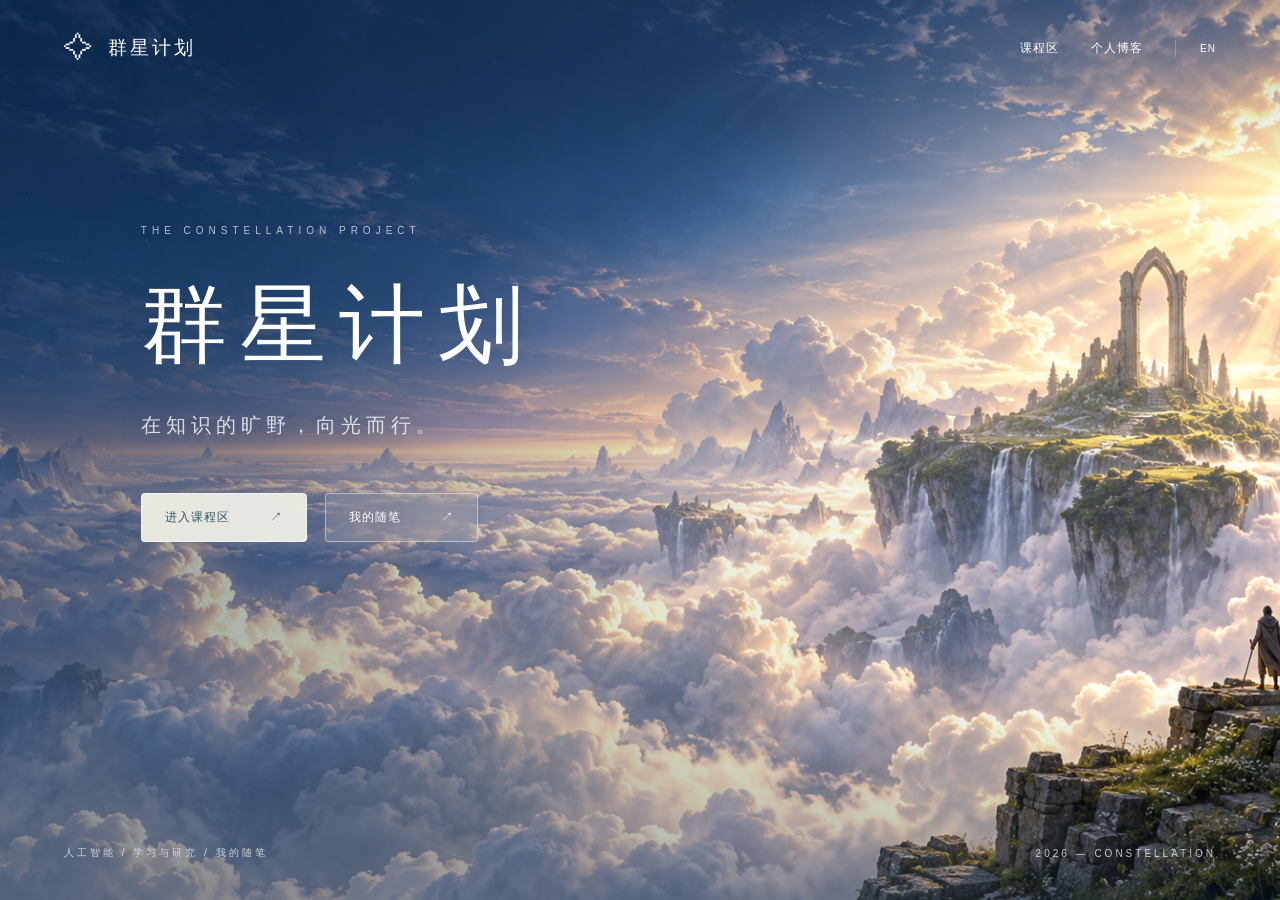
<file: index.html>
<!doctype html><html lang="zh-CN"><head><meta charset="utf-8"><meta name="viewport" content="width=device-width,initial-scale=1"><meta name="description" content="群星计划 · 人工智能课程与个人博客"><title>群星计划 · Constellation</title><link rel="preload" href="assets/dawn-clouds.png" as="image"><link rel="stylesheet" href="style.css?v=3"><script defer src="landing.js?v=3"></script></head><body><header><a class="brand" href="./"><span class="brand-star">✧</span><span data-zh="群星计划" data-en="Constellation">群星计划</span></a><nav><a data-route="courses" href="zh/courses/" data-zh="课程区" data-en="Courses">课程区</a><a data-route="blog" href="zh/blog/" data-zh="个人博客" data-en="Blog">个人博客</a><button id="language" aria-label="Switch language">EN</button></nav></header><main><section class="hero"><div class="hero-art"></div><div class="hero-shade"></div><div class="light-bloom"></div><div class="mist"></div><div class="fireflies" aria-hidden="true"><i style="--i:1;left:20%;top:65%"></i><i style="--i:2;left:45%;top:50%"></i><i style="--i:3;left:31%;top:75%"></i><i style="--i:4;left:67%;top:42%"></i><i style="--i:5;left:56%;top:68%"></i></div><div class="hero-copy"><p class="hero-kicker">THE CONSTELLATION PROJECT</p><h1 data-zh="群星计划" data-en="Constellation">群星计划</h1><p class="hero-sub" data-zh="在知识的旷野，向光而行。" data-en="Through fields of knowledge, toward the light.">在知识的旷野，向光而行。</p><div class="hero-actions"><a data-route="courses" href="zh/courses/"><span data-zh="进入课程区" data-en="Explore courses">进入课程区</span><span>↗</span></a><a data-route="blog" href="zh/blog/"><span data-zh="我的随笔" data-en="Field notes">我的随笔</span><span>↗</span></a></div></div><div class="hero-bottom"><span data-zh="人工智能 / 学习与研究 / 我的随笔" data-en="ARTIFICIAL INTELLIGENCE / RESEARCH / FIELD NOTES">人工智能 / 学习与研究 / 我的随笔</span><span>2026 — CONSTELLATION</span></div></section></main></body></html>
</file>
<file: style.css>
:root{--ink:#293e48;--muted:#869299;--paper:#fafbf9;--line:#e5e9e7;--serif:'Noto Serif SC','Source Han Serif SC','Songti SC',SimSun,Georgia,serif;--accent:#507b8a}*{box-sizing:border-box}html{scroll-behavior:smooth;scroll-padding-top:30px}body{margin:0;background:var(--paper);color:var(--ink);font-family:Inter,-apple-system,BlinkMacSystemFont,'Segoe UI','Microsoft YaHei',sans-serif;font-size:14px}a{color:inherit;text-decoration:none}button,input,select,textarea{font:inherit}button,a{touch-action:manipulation}button{cursor:pointer}button{border:0;background:transparent;color:inherit}header{height:96px;display:flex;align-items:center;justify-content:space-between;padding:0 5%;position:absolute;top:0;left:0;right:0;z-index:3;color:#fff}body.reading header{position:relative;color:var(--ink);border-bottom:1px solid var(--line);height:82px}.brand{display:flex;align-items:center;gap:12px;letter-spacing:3px;font-family:var(--serif);font-size:19px}.brand-star{font-size:29px;font-family:Georgia,serif}nav{display:flex;align-items:center;gap:32px;font-size:12px;letter-spacing:1px}nav a{transition:opacity .2s}nav a:hover{opacity:.7}#language{font-size:10px;letter-spacing:1px;border-left:1px solid #ffffff40;padding:3px 0 3px 24px}.studio-link{display:flex;gap:10px;align-items:center;padding:12px 18px;border:1px solid #ffffff55;border-radius:5px;backdrop-filter:blur(10px);background:#ffffff0b}body.reading .studio-link{border-color:var(--line)}body.reading #language{border-color:var(--line)}.hero{height:100svh;min-height:720px;max-height:1300px;position:relative;overflow:hidden;background:#1b3858;color:white}.hero-art{position:absolute;inset:0;background:url('assets/dawn-clouds.png') center center/cover no-repeat;animation:dawn 24s ease-in-out infinite alternate;transform-origin:66% 50%}.hero-shade{position:absolute;inset:0;background:linear-gradient(90deg,#102b4b7a 0%,#193a4c15 56%,transparent 80%),linear-gradient(0deg,#0d253d50,transparent 24%,transparent 80%,#122b4540)}.light-bloom{position:absolute;right:-5%;top:-10%;width:50vw;height:60vh;background:radial-gradient(ellipse,#fff5cc38,transparent 65%);filter:blur(20px);mix-blend-mode:screen;animation:breathe 9s ease-in-out infinite alternate;pointer-events:none}.mist{position:absolute;inset:60% -20% -20%;background:radial-gradient(ellipse at 20% 70%,#dfe9f432,transparent 60%);filter:blur(40px);animation:drift 22s ease-in-out infinite alternate;pointer-events:none}.hero-copy{position:relative;z-index:1;padding:25vh 0 0 11%;width:70%;text-shadow:0 2px 30px #18385540}.hero-kicker{font-size:10px;letter-spacing:5px;color:#e0e8f2c7;margin:0 0 34px}.hero h1{font:400 clamp(60px,6.7vw,100px)/1.3 var(--serif);letter-spacing:13px;margin:0 0 24px}.hero-sub{font:300 20px/2 var(--serif);letter-spacing:5px;color:#eef3f5de;margin:0}.hero-actions{display:flex;gap:18px;margin-top:48px}.hero-actions a{display:flex;gap:40px;align-items:center;font-size:12px;letter-spacing:1px;padding:15px 23px;border:1px solid #ffffff70;border-radius:4px;background:#ffffff15;backdrop-filter:blur(15px);transition:background .25s,transform .25s}.hero-actions a:first-child{background:#f5f4eae8;color:#355465;border-color:#ffffff90;text-shadow:none}.hero-actions a:hover{background:#fff;color:#294956;transform:translateY(-3px)}.hero-bottom{position:absolute;bottom:40px;left:5%;right:5%;display:flex;justify-content:space-between;align-items:center;z-index:1;font-size:10px;letter-spacing:3px;color:#f0f3f4c9}.hero-bottom a{font-size:9px;letter-spacing:2px}.hero-bottom a span{margin-left:20px}.fireflies i{position:absolute;width:3px;height:3px;border-radius:50%;background:#fff4d8;box-shadow:0 0 12px 4px #fff6dc50;animation:float 9s ease-in-out infinite;animation-delay:calc(var(--i)*-.9s);opacity:0}.section{max-width:1240px;margin:auto;padding:100px 45px}.section-intro{display:flex;justify-content:space-between;align-items:flex-end;gap:30px;margin-bottom:55px}.eyebrow{font-size:10px;letter-spacing:3px;font-weight:500;color:#8b9aa2}.section h2{font:400 38px/1.5 var(--serif);letter-spacing:4px;margin:17px 0 15px}.caption{color:var(--muted);font-size:12px;line-height:2;margin:0}.search{border:1px solid var(--line);border-radius:5px;background:#fff;padding:13px 16px;width:250px;color:var(--ink);font-size:12px;outline-offset:4px}.course-group{display:grid;grid-template-columns:230px minmax(0,1fr);gap:35px;border-top:1px solid var(--line);padding:32px 0 38px}.number{font:italic 18px Georgia,serif;color:#9eafb5}.group-head h3{font:400 19px/1.6 var(--serif);margin:15px 0 10px}.group-head p{color:var(--muted);font-size:11px;line-height:1.8;margin:0;max-width:210px}.course-row{display:flex;gap:20px;align-items:center;padding:19px 16px;border-radius:5px;transition:background .2s}.course-row:hover{background:#eef3f3}.course-row+.course-row{border-top:1px solid #e8edeb}.course-code{font-size:11px;letter-spacing:1px;background:#edf2f0;color:#71908f;padding:8px;border-radius:4px;min-width:36px;text-align:center}.course-row>div{flex:1}.course-row h4{font-size:14px;font-weight:500;margin:0 0 8px;line-height:1.6}.course-row div>span{font:11px/1.5 Georgia,serif;color:#929da3}.course-row small{font-size:10px;color:#95a2a8;white-space:nowrap}.course-row b{font-weight:400;color:#8da5ad;font-size:20px;margin-left:6px}.journal-section{background:#f0f4f2}.journal-section .section{padding-top:75px;padding-bottom:80px}.text-link{font-size:12px;color:#5d7d85;border-bottom:1px solid #aec1c2;padding:8px 0}.journal-empty{border-top:1px solid #dbe4df;text-align:center;padding:55px 20px 15px;color:#91a39d}.journal-empty>span{font-size:33px}.journal-empty p{font:17px var(--serif);margin:20px 0}.journal-empty a{font-size:11px;text-decoration:underline;text-underline-offset:5px;color:#668682}.note-row{display:grid;grid-template-columns:150px 1fr 40px;align-items:center;border-top:1px solid #d6dfd5;padding:28px 0}.note-row time{color:var(--muted);font-size:11px}.note-row h3{font:400 21px var(--serif);margin:0}footer{border-top:1px solid var(--line);padding:35px 5%;display:flex;align-items:center;justify-content:space-between;gap:30px;color:var(--muted);font-size:10px;letter-spacing:1px}footer .brand{font-size:14px}.reader-layout{display:grid;grid-template-columns:205px minmax(0,740px) 140px;gap:55px;max-width:1320px;margin:60px auto 100px;padding:0 30px;min-height:65vh}.sidebar{font-size:12px;line-height:1.8;align-self:start;position:sticky;top:30px}.sidebar .back{padding-top:0;margin-bottom:32px;color:#8b9da4}.sidebar a{display:block;padding:12px 10px;color:var(--muted);border-radius:5px;line-height:1.7}.sidebar a small{display:block;font-size:9px;margin-bottom:4px;letter-spacing:1px}.sidebar a.active{color:#3d7178;background:#edf3f2;font-weight:500}.sidebar h4{font-weight:500;font-size:11px;margin:0 10px 14px}.sidebar .sidebar-edit{margin-top:35px;border-top:1px solid var(--line);border-radius:0;font-size:11px}.reader h1{font:400 34px/1.6 var(--serif);margin:22px 0}.reader-meta{display:flex;justify-content:space-between;align-items:center;gap:15px;border-bottom:1px solid var(--line);padding-bottom:25px;margin-bottom:35px;font-size:10px;color:var(--muted)}.reader-meta a{font-size:11px;color:#5e818c}.toc{position:sticky;top:35px;align-self:start;font-size:10px;color:#8a9ca4}.toc>span{letter-spacing:2px}.toc a{display:block;line-height:1.7;margin-top:16px}.prose{font-size:14px;line-height:2;overflow-wrap:anywhere;color:#42525c}.prose h2,.prose h3{font-family:var(--serif);font-weight:500;color:#293e48;scroll-margin-top:30px;margin-top:2em}.prose h2{font-size:23px}.prose h3{font-size:18px}.prose table{border-collapse:collapse;width:100%;font-size:12px;display:block;overflow:auto}.prose td,.prose th{text-align:left;border-bottom:1px solid var(--line);padding:14px 12px;min-width:70px;vertical-align:top}.prose th{font-weight:500;background:#f0f4f2}.prose blockquote{margin:25px 0;padding:5px 23px;border-left:2px solid #b5c8c6;color:var(--muted)}.prose pre{background:#edf2f0;padding:20px;overflow:auto;border-radius:5px;font-size:12px}.prose a{text-decoration:underline}.prose mjx-container{overflow-x:auto;overflow-y:hidden;max-width:100%}.prose ul,.prose ol{padding-left:23px}.empty{padding:50px;color:var(--muted)}:focus-visible{outline:2px solid #72a5b4;outline-offset:5px}@keyframes dawn{from{transform:scale(1)}to{transform:scale(1.045)}}@keyframes drift{to{transform:translateX(5%)}}@keyframes breathe{to{opacity:.45;transform:scale(1.1)}}@keyframes float{0%,100%{opacity:0;transform:translateY(10px)}50%{opacity:.8;transform:translate(10px,-20px)}}@media(min-width:1800px){.hero-copy{padding-top:26vh}}@media(max-width:1100px){.toc{display:none}.reader-layout{grid-template-columns:200px minmax(0,740px);gap:35px}}@media(max-width:700px){header{height:78px;padding:0 6%}.brand{font-size:16px;letter-spacing:2px;gap:8px}.brand-star{font-size:23px}nav{gap:17px}nav>a:nth-child(2){display:none}.studio-link{padding:9px 11px;font-size:11px;gap:5px}.studio-link>span:first-child,.studio-link>span:last-child{display:none}#language{border:0;padding:0}.hero{min-height:690px;max-height:1000px}.hero-art{background-position:62% center}.hero-shade{background:linear-gradient(90deg,#112b566b,#18365d08),linear-gradient(0deg,#12294e60,transparent 55%)}.hero-copy{padding:25vh 7% 0;width:100%}.hero-kicker{font-size:8px;letter-spacing:3px;margin-bottom:27px}.hero h1{font-size:55px;letter-spacing:8px}.hero-sub{font-size:16px;letter-spacing:3px}.hero-actions{margin-top:32px;gap:12px}.hero-actions a{gap:20px;padding:13px 18px;font-size:11px}.hero-bottom{left:7%;right:7%;bottom:28px;letter-spacing:1.5px;font-size:8px}.hero-bottom>a{font-size:0}.hero-bottom>a span{font-size:17px}.section{padding:65px 25px}.section-intro{display:block;margin-bottom:35px}.section h2{font-size:30px}.search{margin-top:22px;width:100%}.course-group{grid-template-columns:1fr;gap:10px;padding-top:25px}.group-head{display:grid;grid-template-columns:25px 1fr;gap:0 15px}.group-head h3{margin:0 0 10px;font-size:19px}.group-head p{grid-column:2;max-width:none;margin-bottom:10px}.course-row{gap:12px;padding:17px 0}.course-row h4{font-size:13px}.course-row div>span{font-size:10px}.course-row small{display:none}.course-row b{font-size:17px}.text-link{display:inline-block;margin-top:20px}footer{flex-wrap:wrap;gap:20px}footer>span{order:3;width:100%;line-height:1.8}.reader-layout{display:block;padding:0 23px;margin-top:28px}.sidebar{position:static;max-height:180px;overflow:auto;border-bottom:1px solid var(--line);padding-bottom:15px;margin-bottom:30px}.sidebar .back{margin-bottom:10px}.sidebar .sidebar-edit{display:none}.reader h1{font-size:27px}.reader-meta{line-height:1.8}.prose{font-size:13px}.prose td,.prose th{padding:11px 9px}.note-row{grid-template-columns:1fr 30px;gap:12px}.note-row time{grid-column:1/-1}}@media(prefers-reduced-motion:reduce){html{scroll-behavior:auto}*{animation:none!important;transition:none!important}}
</file>
